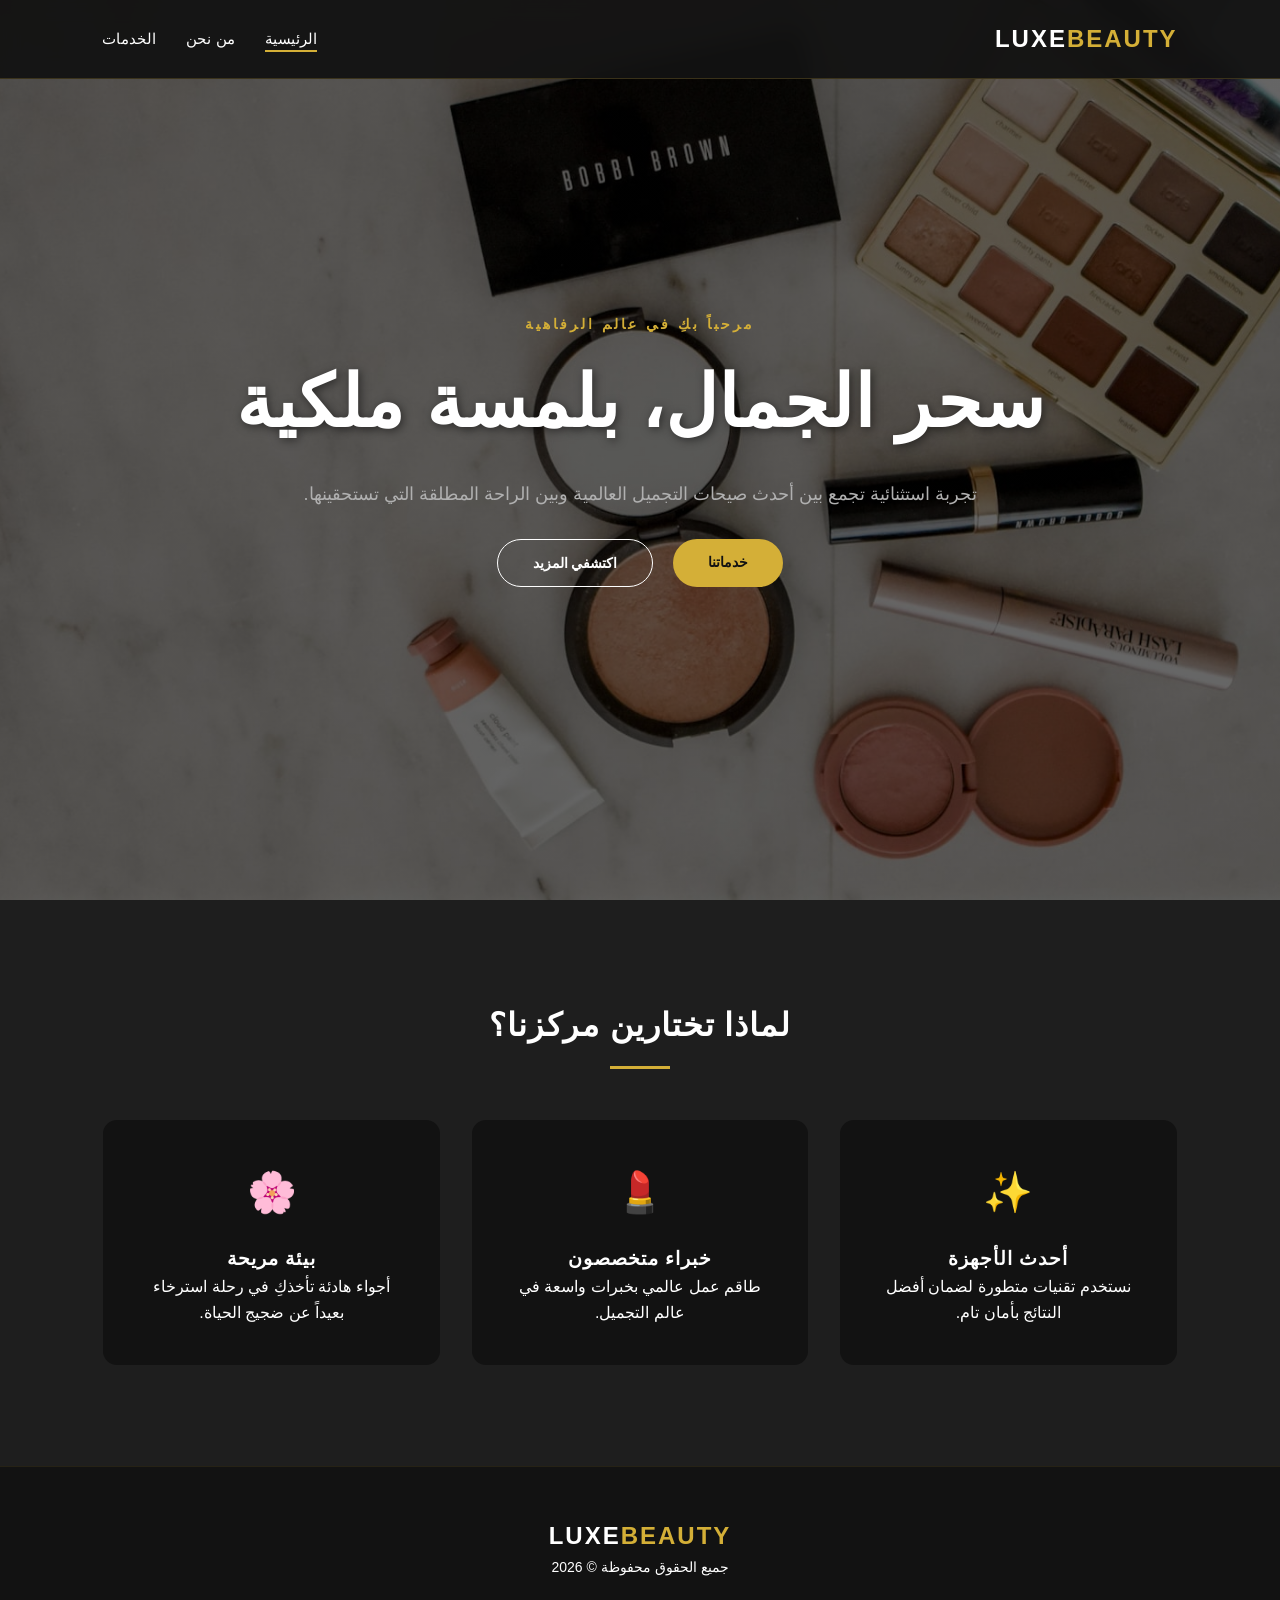
<file: index.html>
<!DOCTYPE html>
<html lang="ar" dir="rtl">
<head>
    <meta charset="UTF-8">
    <meta name="viewport" content="width=device-width, initial-scale=1.0">
    <title>مركز LUXE BEAUTY | الرئيسية</title>
    <link rel="stylesheet" href="css/style.css">
</head>
<body>

    <header class="navbar">
        <div class="logo">LUXE<span>BEAUTY</span></div>
        <div class="menu-toggle" id="mobile-menu">
            <span></span>
            <span></span>
            <span></span>
        </div>
        <nav>
            <ul class="nav-links">
                <li><a href="index.html" class="active">الرئيسية</a></li>
                <li><a href="AboutUs.html">من نحن</a></li>
                <li><a href="Services.html">الخدمات</a></li>
            </ul>
        </nav>
    </header>

    <section class="hero">
        <div class="hero-content">
            <span class="subtitle">مرحباً بكِ في عالم الرفاهية</span>
            <h1>سحر الجمال، بلمسة ملكية</h1>
            <p>تجربة استثنائية تجمع بين أحدث صيحات التجميل العالمية وبين الراحة المطلقة التي تستحقينها.</p>
            <div class="hero-btns">
                <a href="Services.html" class="btn-gold">خدماتنا</a>
                <a href="AboutUs.html" class="btn-outline">اكتشفي المزيد</a>
            </div>
        </div>
    </section>

    <section class="why-us">
        <div class="container">
            <h2 class="section-title">لماذا تختارين مركزنا؟</h2>
            <div class="features-grid">
                <div class="f-card">
                    <div class="icon">✨</div>
                    <h3>أحدث الأجهزة</h3>
                    <p>نستخدم تقنيات متطورة لضمان أفضل النتائج بأمان تام.</p>
                </div>
                <div class="f-card">
                    <div class="icon">💄</div>
                    <h3>خبراء متخصصون</h3>
                    <p>طاقم عمل عالمي بخبرات واسعة في عالم التجميل.</p>
                </div>
                <div class="f-card">
                    <div class="icon">🌸</div>
                    <h3>بيئة مريحة</h3>
                    <p>أجواء هادئة تأخذكِ في رحلة استرخاء بعيداً عن ضجيج الحياة.</p>
                </div>
            </div>
        </div>
    </section>

    <footer>
        <div class="footer-content">
            <div class="logo">LUXE<span>BEAUTY</span></div>
            <p>جميع الحقوق محفوظة &copy; 2026</p>
        </div>
    </footer>

    <script src="js/script.js"></script>
</body>
</html>
</file>
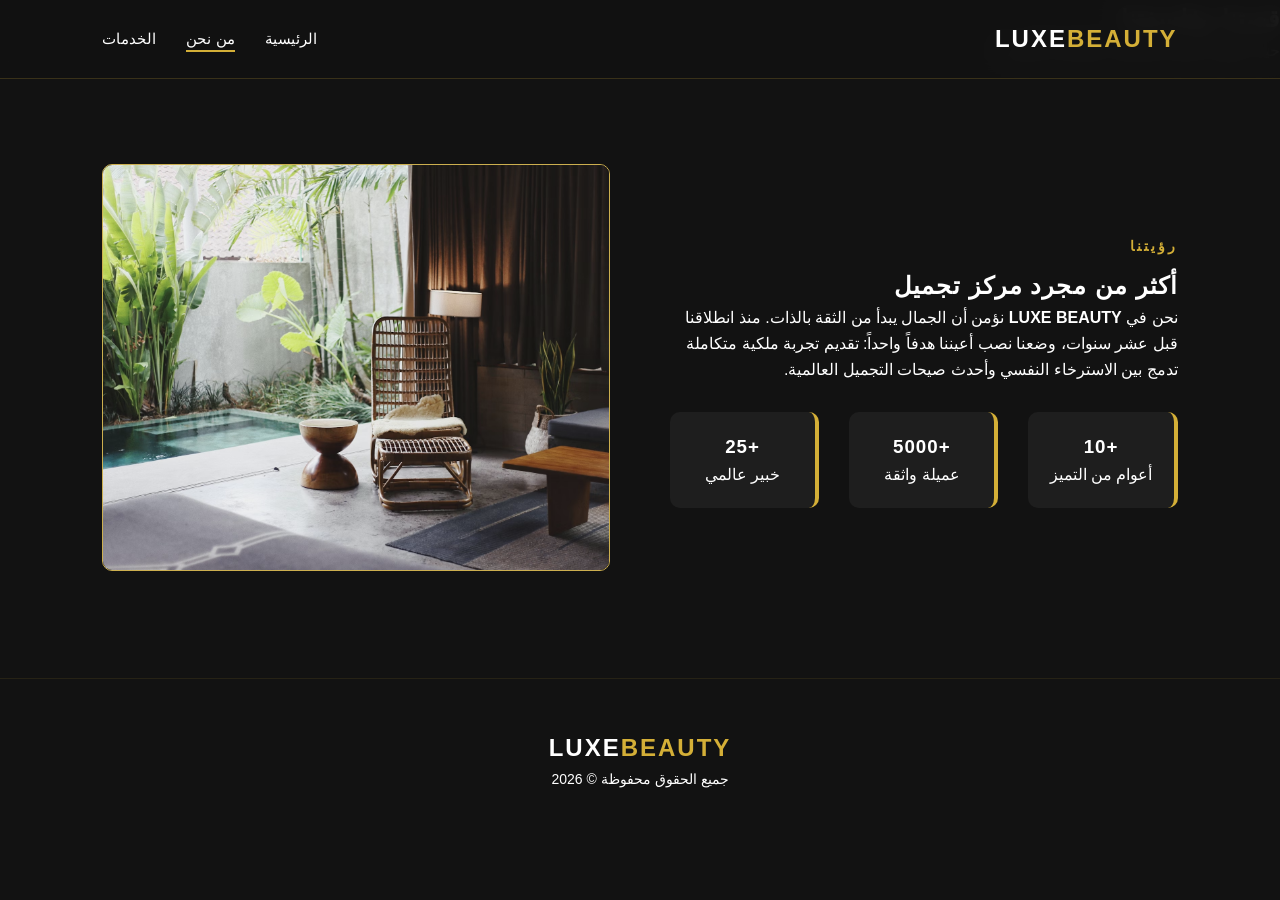
<file: AboutUs.html>
<!DOCTYPE html>
<html lang="ar" dir="rtl">
<head>
    <meta charset="UTF-8">
    <meta name="viewport" content="width=device-width, initial-scale=1.0">
    <title>من نحن | LUXE BEAUTY</title>
    <link rel="stylesheet" href="css/style.css">
</head>
<body>

    <header class="navbar">
        <div class="logo">LUXE<span>BEAUTY</span></div>
        <div class="menu-toggle" id="mobile-menu">
            <span></span>
            <span></span>
            <span></span>
        </div>
        <nav>
            <ul class="nav-links">
                <li><a href="index.html" >الرئيسية</a></li>
                <li><a href="AboutUs.html" class="active">من نحن</a></li>
                <li><a href="Services.html">الخدمات</a></li>
            </ul>
        </nav>
    </header>

    <section class="page-banner about-banner">
        <div class="banner-content">
            <h1>قصتنا وفلسفتنا</h1>
            <p>حيث تلتقي الخبرة العالمية بالفخامة العربية</p>
        </div>
    </section>

    <section class="about-detailed">
        <div class="container-flex">
            <div class="about-text-box">
                <span class="subtitle">رؤيتنا</span>
                <h2>أكثر من مجرد مركز تجميل</h2>
                <p>نحن في <strong>LUXE BEAUTY</strong> نؤمن أن الجمال يبدأ من الثقة بالذات. منذ انطلاقنا قبل عشر سنوات، وضعنا نصب أعيننا هدفاً واحداً: تقديم تجربة ملكية متكاملة تدمج بين الاسترخاء النفسي وأحدث صيحات التجميل العالمية.</p>
                
                <div class="stats-premium">
                    <div class="stat-box">
                        <h3>+10</h3>
                        <p>أعوام من التميز</p>
                    </div>
                    <div class="stat-box">
                        <h3>+5000</h3>
                        <p>عميلة واثقة</p>
                    </div>
                    <div class="stat-box">
                        <h3>+25</h3>
                        <p>خبير عالمي</p>
                    </div>
                </div>
            </div>
            <div class="about-image-frame">
                <img src="images/2.avif" alt="Luxury Beauty Center">
            </div>
        </div>
    </section>

    <footer>
        <div class="footer-content">
            <div class="logo">LUXE<span>BEAUTY</span></div>
            <p>جميع الحقوق محفوظة &copy; 2026</p>
        </div>
    </footer>

    <script src="js/script.js"></script>
</body>
</html>
</file>
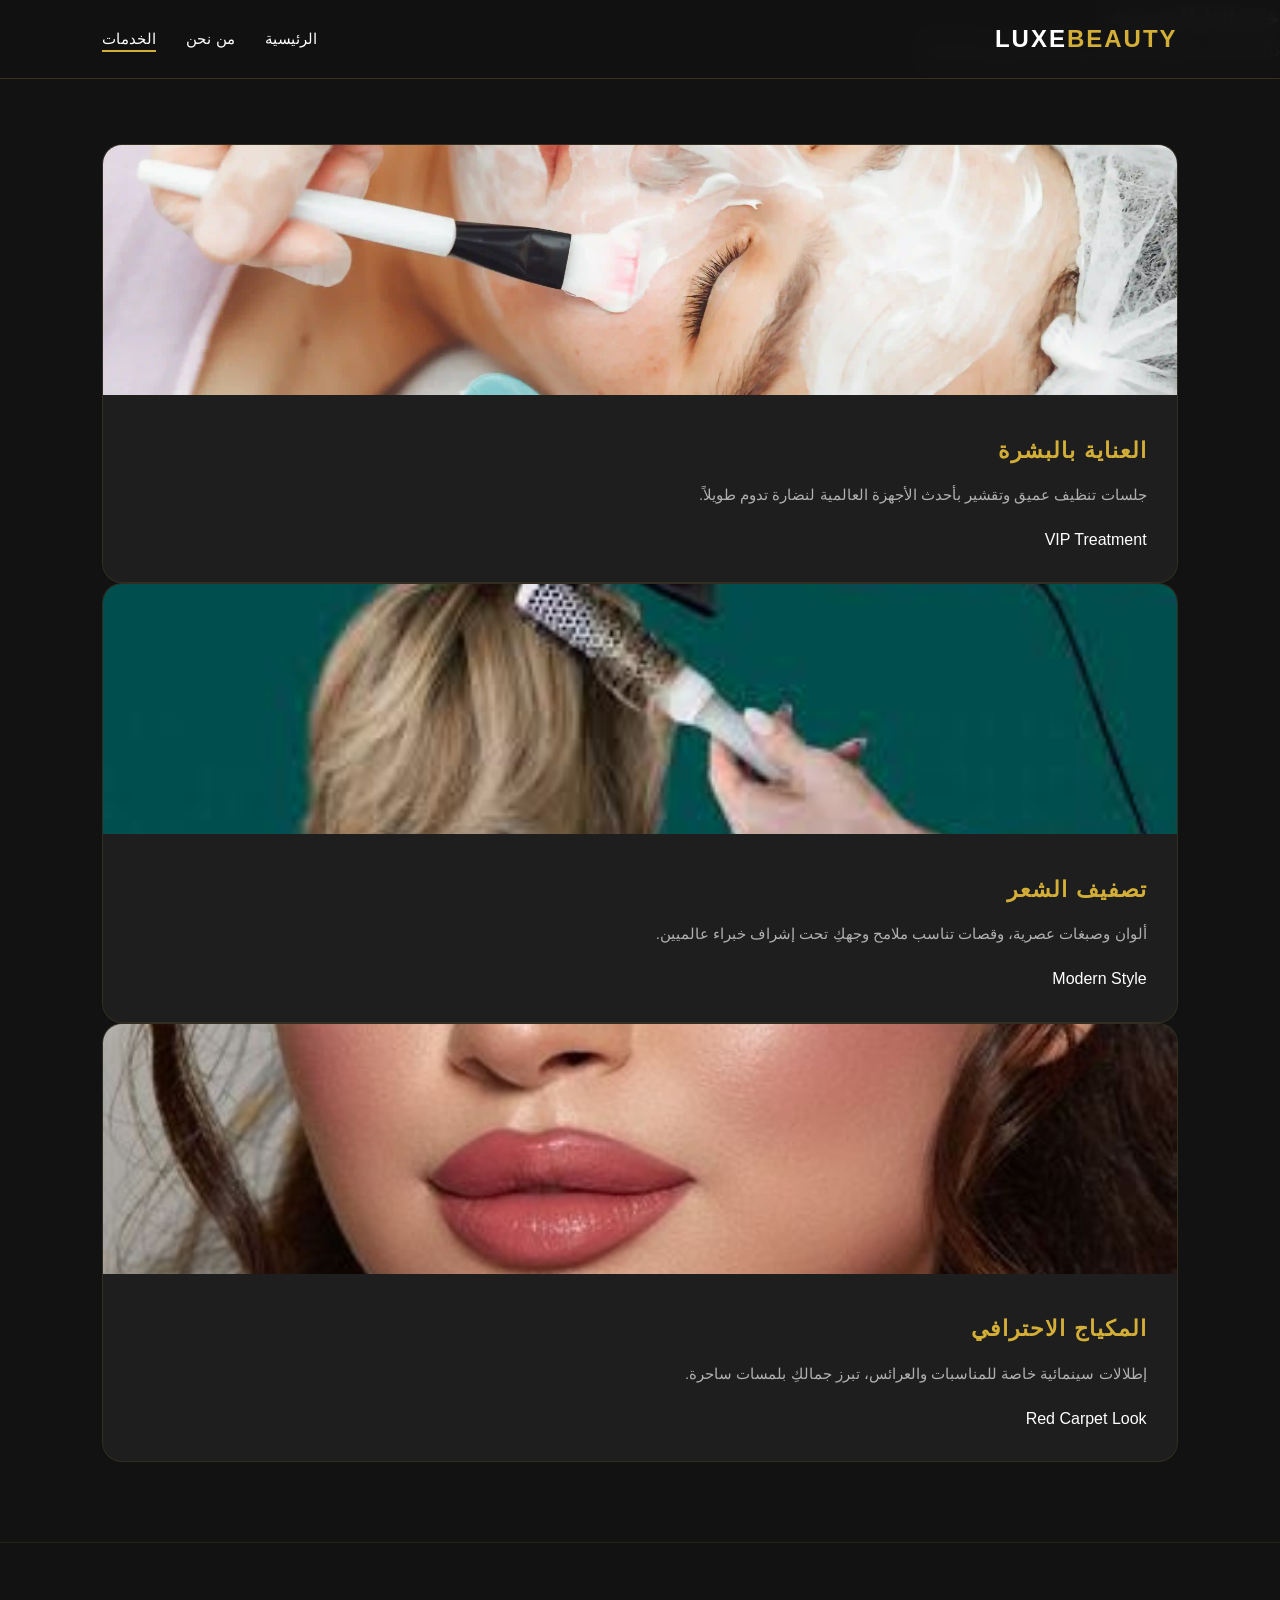
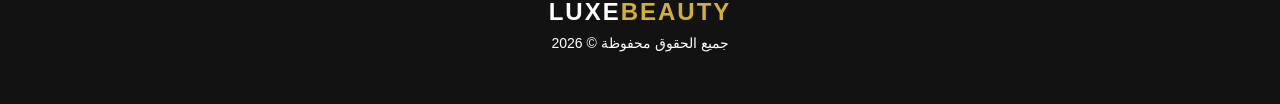
<file: Services.html>
<!DOCTYPE html>
<html lang="ar" dir="rtl">
<head>
    <meta charset="UTF-8">
    <meta name="viewport" content="width=device-width, initial-scale=1.0">
    <title>خدماتنا الملكية | مركز التجميل</title>
    <link rel="stylesheet" href="css/style.css">
</head>
<body>

    <header class="navbar">
        <div class="logo">LUXE<span>BEAUTY</span></div>
        <div class="menu-toggle" id="mobile-menu">
            <span></span>
            <span></span>
            <span></span>
        </div>
        <nav>
            <ul class="nav-links">
                <li><a href="index.html" >الرئيسية</a></li>
                <li><a href="AboutUs.html">من نحن</a></li>
                <li><a href="Services.html" class="active">الخدمات</a></li>
            </ul>
        </nav>
    </header>

    <section class="page-banner">
        <div class="banner-content">
            <h1>خدماتنا المميزة</h1>
            <p>دللي نفسكِ بمجموعة مختارة من أرقى طقوس الجمال</p>
        </div>
    </section>

    <section class="services-wrapper">
        <div class="services-grid">
            
            <div class="service-card-premium">
                <div class="service-image">
                    <img src="images/3.webp" alt="Skin Care">
                </div>
                <div class="service-info">
                    <h3>العناية بالبشرة</h3>
                    <p>جلسات تنظيف عميق وتقشير بأحدث الأجهزة العالمية لنضارة تدوم طويلاً.</p>
                    <span class="service-tag">VIP Treatment</span>
                </div>
            </div>

            <div class="service-card-premium">
                <div class="service-image">
                    <img src="images/4.jpeg" alt="Hair Style">
                </div>
                <div class="service-info">
                    <h3>تصفيف الشعر</h3>
                    <p>ألوان وصبغات عصرية، وقصات تناسب ملامح وجهكِ تحت إشراف خبراء عالميين.</p>
                    <span class="service-tag">Modern Style</span>
                </div>
            </div>

            <div class="service-card-premium">
                <div class="service-image">
                    <img src="images/5.jpg" alt="Makeup">
                </div>
                <div class="service-info">
                    <h3>المكياج الاحترافي</h3>
                    <p>إطلالات سينمائية خاصة للمناسبات والعرائس، تبرز جمالكِ بلمسات ساحرة.</p>
                    <span class="service-tag">Red Carpet Look</span>
                </div>
            </div>

        </div>
    </section>

    <footer>
        <div class="footer-content">
            <div class="logo">LUXE<span>BEAUTY</span></div>
            <p>جميع الحقوق محفوظة &copy; 2026</p>
        </div>
    </footer>

    <script src="js/script.js"></script>
</body>
</html>
</file>
<file: css/style.css>
:root {
    --gold: #d4af37;
    --gold-hover: #f1c40f;
    --dark: #121212;
    --light-dark: #1e1e1e;
    --white: #ffffff;
    --gray: #b0b0b0;
}

* {
    margin: 0;
    padding: 0;
    box-sizing: border-box;
    font-family: 'Segoe UI', Tahoma, Geneva, Verdana, sans-serif;
}

body {
    background-color: var(--dark);
    color: var(--white);
    line-height: 1.6;
    overflow-x: hidden; 
}

h1, h2, h3, .logo {
    letter-spacing: 1px;
}

/* Navbar */
.navbar {
    display: flex;
    justify-content: space-between;
    align-items: center;
    padding: 20px 8%;
    background: rgba(18, 18, 18, 0.95);   
    backdrop-filter: blur(10px);
    position: fixed;
    width: 100%;
    top: 0;
    z-index: 1000;
    border-bottom: 1px solid rgba(212, 175, 55, 0.2);
    transition: all 0.4s ease-in-out; /* لتنعيم حركة النزول */
}

.logo {
    font-size: 24px;
    font-weight: 700;
    letter-spacing: 2px;
}

.logo span { color: var(--gold); }

.nav-links {
    display: flex;
    list-style: none;
}

.nav-links li { margin-right: 30px; }

.nav-links a {
    text-decoration: none;
    color: var(--white);
    font-size: 15px;
    transition: 0.3s;
    position: relative;
    font-weight: 500;
}

.nav-links a::after {
    content: '';
    position: absolute;
    width: 0; height: 2px;
    bottom: -5px; left: 0;
    background: var(--gold);
    transition: 0.3s;
}

.nav-links a:hover::after, .nav-links a.active::after { width: 100%; }

/* Hero Section */
.hero {
    height: 100vh;
    background: linear-gradient(rgba(0,0,0,0.6), rgba(0,0,0,0.6)), 
                url('../images/1.jpeg') center/cover;
    display: flex;
    align-items: center;
    justify-content: center;
    text-align: center;
    padding: 0 20px;
}

.subtitle {
    display: block;
    color: var(--gold);
    text-transform: uppercase;
    letter-spacing: 3px;
    margin-bottom: 10px;
    font-size: 14px;
    font-weight: bold;
}

.hero h1 {
    font-size: clamp(2rem, 6vw, 4.5rem);
    margin-bottom: 20px;
    font-weight: 700;
    text-shadow: 2px 2px 10px rgba(0,0,0,0.5);
}

.hero p {
    font-size: 18px;
    max-width: 700px;
    margin: 0 auto 30px;
    color: var(--gray);
}

.hero-btns {
    display: flex;
    gap: 20px;
    justify-content: center;
    flex-wrap: wrap; /* للتجاوب مع الشاشات الصغيرة */
}

.btn-gold, .btn-outline {
    padding: 12px 35px;
    text-decoration: none;
    border-radius: 50px;
    font-weight: bold;
    transition: 0.4s;
    font-size: 14px;
}

.btn-gold { background: var(--gold); color: var(--dark); }
.btn-gold:hover { background: var(--white); box-shadow: 0 0 20px var(--gold); }
.btn-outline { border: 1px solid var(--white); color: var(--white); }
.btn-outline:hover { background: var(--white); color: var(--dark); }

/* قسم المميزات */
.why-us { padding: 100px 8%; background: var(--light-dark); }
.section-title { text-align: center; font-size: 32px; margin-bottom: 50px; position: relative; font-weight: 700; }
.section-title::after { content: ''; display: block; width: 60px; height: 3px; background: var(--gold); margin: 15px auto; }

.features-grid {
    display: grid;
    grid-template-columns: repeat(auto-fit, minmax(280px, 1fr));
    gap: 30px;
}

.f-card {
    background: var(--dark);
    padding: 40px;
    border-radius: 15px;
    text-align: center;
    border: 1px solid rgba(255,255,255,0.05);
    transition: 0.3s;
}

.f-card:hover { border-color: var(--gold); transform: translateY(-10px); }
.f-card .icon { font-size: 40px; margin-bottom: 20px; }

/* الفوتر */
footer { padding: 50px 8%; background: var(--dark); text-align: center; border-top: 1px solid rgba(212, 175, 55, 0.1); font-size: 14px; }

/* تنسيق كروت الخدمات */
.services-wrapper { padding: 80px 8%; background-color: var(--dark); }

.service-card-premium {
    background: var(--light-dark);
    border-radius: 20px;
    overflow: hidden;
    border: 1px solid rgba(212, 175, 55, 0.1);
    transition: 0.5s all ease;
    display: flex;
    flex-direction: column;
}

.service-card-premium:hover { transform: translateY(-15px); border-color: var(--gold); box-shadow: 0 10px 30px rgba(0,0,0,0.5); }
.service-image img { width: 100%; height: 250px; object-fit: cover; transition: 0.5s; }
.service-card-premium:hover .service-image img { transform: scale(1.1); }
.service-info { padding: 30px; text-align: right; }
.service-info h3 { font-size: 22px; color: var(--gold); margin-bottom: 15px; font-weight: 700; }
.service-info p { color: var(--gray); font-size: 15px; margin-bottom: 20px; }

/* قسم من نحن */
.about-detailed { padding: 100px 8%; background-color: var(--dark); }
.container-flex { display: flex; align-items: center; gap: 60px; flex-wrap: wrap; }
.about-text-box { flex: 1; min-width: 300px; text-align: right; }
.about-image-frame { flex: 1; min-width: 300px; position: relative; }
.about-image-frame img { width: 100%; border-radius: 10px; border: 1px solid var(--gold); filter: grayscale(20%); transition: 0.5s; }
.about-image-frame:hover img { filter: grayscale(0%); transform: scale(1.02); }

/* الإحصائيات */
.stats-premium { display: flex; gap: 30px; margin-top: 30px; flex-wrap: wrap; }
.stat-box { background: var(--light-dark); padding: 20px; border-radius: 10px; border-right: 4px solid var(--gold); flex: 1; min-width: 120px; text-align: center; }

/* --- إعدادات الموبايل   --- */

@media (max-width: 768px) {
    .navbar {
        padding: 15px 5%;
        display: block;
        height: 60px;  
    }

    .logo {
        float: right;
        line-height: 30px;
    }

    .menu-toggle {
        display: block;
        float: left; 
        cursor: pointer;
        padding-top: 5px;
    }

    .menu-toggle span {
        display: block;
        width: 25px;
        height: 3px;
        background: var(--white);
        margin: 5px 0;
    }

    /* القائمة المنسدلة  */
    .nav-links {
        display: none; 
        float: none;
        clear: both; 
        position: absolute;
        top: 60px; 
        left: 0;   
        right: 0;  
        width: 100%; 
        background: rgba(18, 18, 18, 0.98);
        padding: 20px 0;
        text-align: center;
        border-bottom: 2px solid var(--gold);
        z-index: 999;
    }

    .nav-links.active {
        display: block !important;
    }

    .nav-links li {
        display: block;
        margin: 20px 0;
        margin-right: 0; 
    }

    .nav-links a {
        font-size: 18px;
        display: block;
        width: 100%;
    }
}

/* --- Hero Section --- */
.hero {
    height: 100vh;
    background: linear-gradient(rgba(0,0,0,0.6), rgba(0,0,0,0.6)), 
                url('../images/1.jpeg') center/cover;
    display: flex;
    align-items: center;
    justify-content: center;
    text-align: center;
}
</file>
